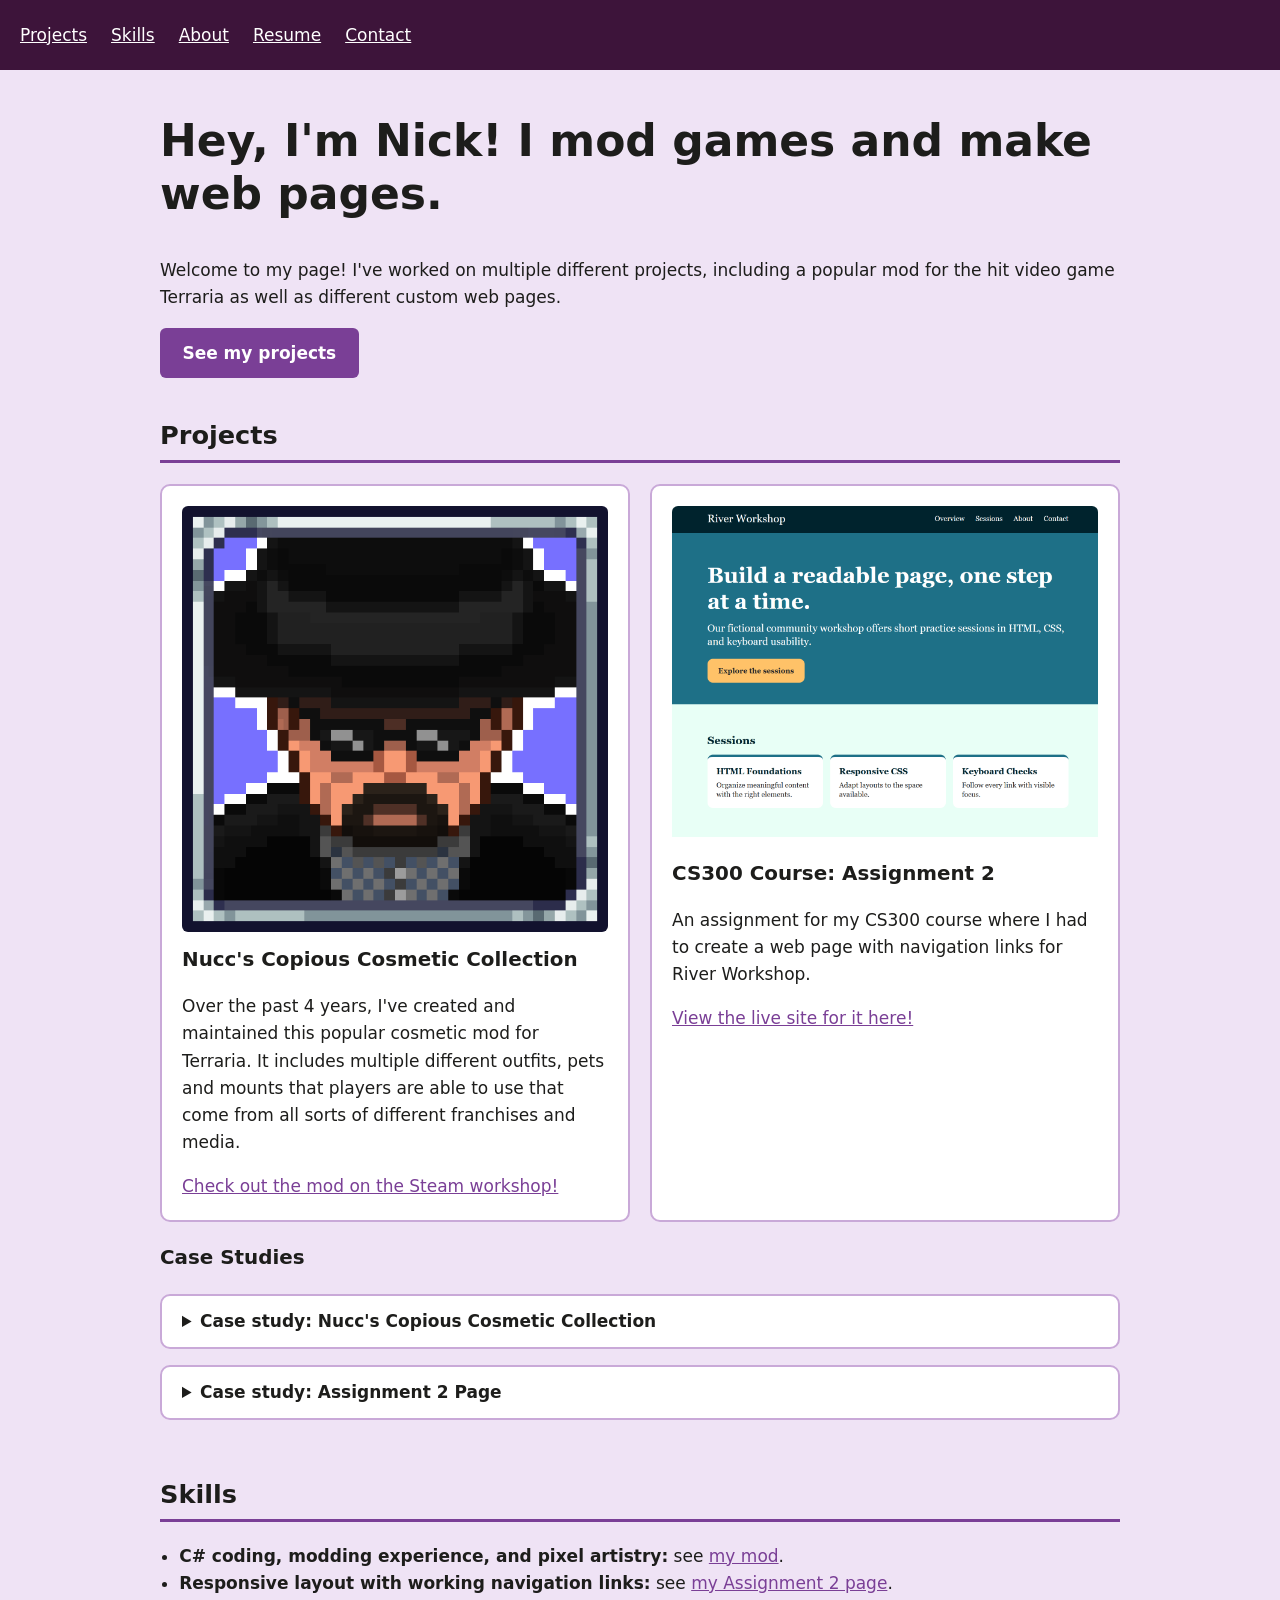
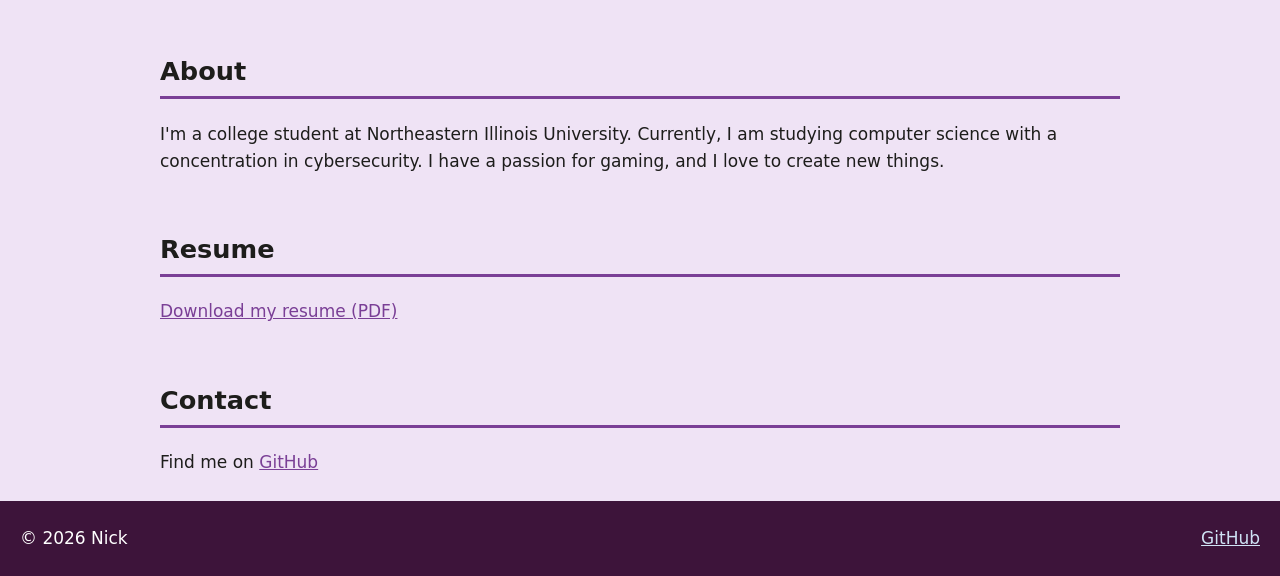
<file: index.html>
<!DOCTYPE html>
<html lang="en">
<head>
  <meta charset="utf-8">
  <meta name="viewport" content="width=device-width, initial-scale=1">
  <title>Nicholas Broniec | Portfolio</title>
  <meta name="description" content="Portfolio of Nick: game modding, web development, and security.">
  <link rel="stylesheet" href="styles.css">
  <script src="app.js" defer></script>
</head>
<body>
  <header class="site-header">
    <button class="menu-toggle" type="button" aria-expanded="false" aria-controls="site-nav">Menu</button>
    <nav id="site-nav" class="site-nav" aria-label="Main">
      <ul>
        <li><a href="#projects">Projects</a></li>
        <li><a href="#skills">Skills</a></li>
        <li><a href="#about">About</a></li>
        <li><a href="#resume">Resume</a></li>
        <li><a href="#contact">Contact</a></li>
      </ul>
    </nav>
  </header>

  <main id="main">
    <section class="intro">
      <h1 id="top-heading">Hey, I'm Nick! I mod games and make web pages.</h1>
      <p>Welcome to my page! I've worked on multiple different projects, including a popular mod for the hit video game Terraria as well as different custom web pages.</p>
      <a class="button" href="#projects">See my projects</a>
    </section>

    <section id="projects">
      <h2 id="projects-heading">Projects</h2>
      <div class="cards">
        <article class="card">
          <img src="images/mod.png" width="640" height="360">
          <h3>Nucc's Copious Cosmetic Collection</h3>
          <p>Over the past 4 years, I've created and maintained this popular cosmetic mod for Terraria. It includes multiple different outfits, pets and mounts that players are able to use that come from all sorts of different franchises and media.</p>
          <a href="https://steamcommunity.com/sharedfiles/filedetails/?id=2871105137">Check out the mod on the Steam workshop!</a>
        </article>

        <article class="card">
          <img src="images/assignment2.png" width="640" height="360">
          <h3>CS300 Course: Assignment 2</h3>
          <p>An assignment for my CS300 course where I had to create a web page with navigation links for River Workshop.</p>
          <a href="https://ngbroniec.github.io/cs300-assignment-2/">View the live site for it here!</a>
        </article>
      </div>

      <h3 class="cs-heading">Case Studies</h3>

      <details class="case-study">
        <summary>Case study: Nucc's Copious Cosmetic Collection</summary>
        <dl>
          <dt>What was it?</dt>
          <dd>It is a modification to the 2D indie game Terraria. It adds new content created solely by me.</dd>
          <dt>Who was it for?</dt>
          <dd>It was made both for my own interests and for other players. I did it to see what I could create on my own.</dd>
          <dt>How did you make it?</dt>
          <dd>It started from learning about C#. It was a combination of learning the intricacies of tModLoader, the tool needed to create and run mods for Terraria. Then I had to start working on my pixel art skills to create all the art assets for every outfit and item. After publishing, I would then also take suggestions from people who left comments or ideas for what I should add next.</dd>
          <dt>One decision, and why</dt>
          <dd>One decision I made was how players could acquire the items in the game. I made two different options that are still there to this day. I created an NPC that sells the items, but I made a toggle in the settings that lets you either obtain them through normal gameplay or lets you get them all for free without having to work for it. I felt this struck a good balance because some players don't want to necessarily work for it while others do want to.</dd>
          <dt>What did you check?</dt>
          <dd>I have to test literally everything and make sure it compiles correctly in the first place. Every tiny little change I make, I HAVE to recompile it just to check if my new item or asset works properly. I check the code, sprites, animations, and overall feel of everything with each update.</dd>
          <dt>What would you improve?</dt>
          <dd>Currently, I plan on making more updates. I plan to resprite, basically redraw, a lot of the current items as well as update the mod's main icon image.</dd>
        </dl>
      </details>

      <details class="case-study">
        <summary>Case study: Assignment 2 Page</summary>
        <dl>
          <dt>What was it?</dt>
          <dd>It was an assignment made to develop a web page with a prompt. It was an exercise in the design of a proper webpage as well as having useful links for navigation.</dd>
          <dt>Who was it for?</dt>
          <dd>It was mainly for my professor and my course, but in a way it was for myself so I could learn.</dd>
          <dt>How did you make it?</dt>
          <dd>I had to make a plan early on to decide what would go where. Then I had to add the proper requirements. I needed to space all information evenly and correctly. The nav links also had to work accordingly.</dd>
          <dt>One decision, and why</dt>
          <dd>I used a gap so that the cards would have proper spacing in between in each other. Not too cramped, not too far apart</dd>
          <dt>What did you check?</dt>
          <dd>I had to check the view on different sizes of screens, tabbing through the web page, and the navigation links to see if they took the user where they should.</dd>
          <dt>What would you improve?</dt>
          <dd>I would probably change the position of the book image to be more centered honestly.</dd>
        </dl>
      </details>
    </section>

    <section id="skills">
      <h2 id="skills-heading">Skills</h2>
      <ul class="skills">
        <li><strong>C# coding, modding experience, and pixel artistry:</strong> see <a href="https://steamcommunity.com/sharedfiles/filedetails/?id=2871105137">my mod</a>.</li>
        <li><strong>Responsive layout with working navigation links:</strong> see <a href="https://github.com/ngbroniec/cs300-assignment-2">my Assignment 2 page</a>.</li>
      </ul>
    </section>

    <section id="about">
      <h2 id="about-heading">About</h2>
      <p>I'm a college student at Northeastern Illinois University. Currently, I am studying computer science with a concentration in cybersecurity. I have a passion for gaming, and I love to create new things.</p>
    </section>

    <section id="resume">
      <h2 id="resume-heading">Resume</h2>
      <p><a href="resume.pdf">Download my resume (PDF)</a></p>
    </section>

    <section id="contact">
      <h2 id="contact-heading">Contact</h2>
      <p>Find me on <a href="https://github.com/ngbroniec">GitHub</a></p>
    </section>
  </main>

  <footer class="site-footer">
    <p>&copy; 2026 Nick</p>
    <p><a href="https://github.com/ngbroniec">GitHub</a></p>
  </footer>
</body>
</html>
</file>
<file: styles.css>
:root {
  --back: #efe3f5;
  --text: #1d1d1b;
  --accent: #7a3f96;
  --dark: #3d143a;
  --gap: 1.25rem;
}

*, *::before, *::after { box-sizing: border-box; }

body {
  margin: 0;
  font-family: system-ui, -apple-system, "Segoe UI", Roboto, sans-serif;
  font-size: 1.0625rem;
  line-height: 1.6;
  color: var(--text);
  background: var(--back);
}

img { max-width: 100%; height: auto; display: block; }
a { color: var(--accent); }

:focus-visible {
  outline: 3px solid #ffeb87;
  outline-offset: 3px;
}

.skip-link {
  position: absolute;
  left: -999px;
  background: #fff;
  padding: 0.5rem 1rem;
}
.skip-link:focus { left: 0.5rem; top: 0.5rem; z-index: 10; }

.site-header {
  display: flex;
  flex-wrap: wrap;
  align-items: center;
  justify-content: space-between;
  gap: 0.5rem;
  padding: 0.75rem var(--gap);
  background: var(--dark);
  color: #fff;
}
.brand { margin: 0; font-weight: 700; font-size: 1.25rem; }

.menu-toggle {
  font: inherit;
  color: #fff;
  background: transparent;
  border: 2px solid #fff;
  border-radius: 6px;
  padding: 0.4rem 0.9rem;
  cursor: pointer;
}

.site-nav { display: none; width: 100%; }
.site-nav.open { display: block; }
.site-nav ul { list-style: none; margin: 0; padding: 0; display: flex; flex-direction: column; }
.site-nav a { display: block; padding: 0.6rem 0; color: #fff; }

main { padding: 0 var(--gap); max-width: 64rem; margin: 0 auto; }
section { padding: 0.5rem 0; }
h1 { font-size: 2rem; line-height: 1.2; }
h2 { font-size: 1.6rem; border-bottom: 3px solid var(--accent); padding-bottom: 0.25rem; }

.button {
  display: inline-block;
  padding: 0.7rem 1.4rem;
  background: var(--accent);
  color: #fff;
  border-radius: 6px;
  text-decoration: none;
  font-weight: 600;
}

.cards { display: grid; gap: var(--gap); }
.card {
  background: #fff;
  border: 2px solid #c9a9d8;
  border-radius: 10px;
  padding: var(--gap);
}
.card img { border-radius: 6px; margin-bottom: 0.75rem; }
.card h3 { margin: 0 0 0.5rem; }

.case-study {
  background: #fff;
  border: 2px solid #c9a9d8;
  border-radius: 10px;
  padding: 0.75rem var(--gap);
  margin-bottom: 1rem;
}
.case-study summary { cursor: pointer; font-weight: 600; }
.case-study dt { font-weight: 700; margin-top: 0.75rem; }
.case-study dd { margin: 0.2rem 0 0; }

.skills { padding-left: 1.2rem; }

.site-footer {
  display: flex;
  flex-direction: column;
  gap: 0.25rem;
  padding: 1.5rem var(--gap);
  background: var(--dark);
  color: #fff;
}
.site-footer p { margin: 0; }
.site-footer a { color: #cfe3f5; }

.not-found { text-align: center; padding: 4rem var(--gap); }

@media (min-width: 48rem) {
  .menu-toggle { display: none; }
  .site-nav { display: block; width: auto; }
  .site-nav ul { flex-direction: row; gap: 1.5rem; }
  .cards { grid-template-columns: repeat(2, 1fr); }
  .site-footer { flex-direction: row; justify-content: space-between; }
  h1 { font-size: 2.75rem; }
}

@media (min-width: 64rem) {
  main { padding: 0 2rem; }
}

@media (prefers-reduced-motion: no-preference) {
  html { scroll-behavior: smooth; }
  .button, .card { transition: transform 0.15s ease; }
  .button:hover, .card:hover { transform: translateY(-2px); }
}
</file>
